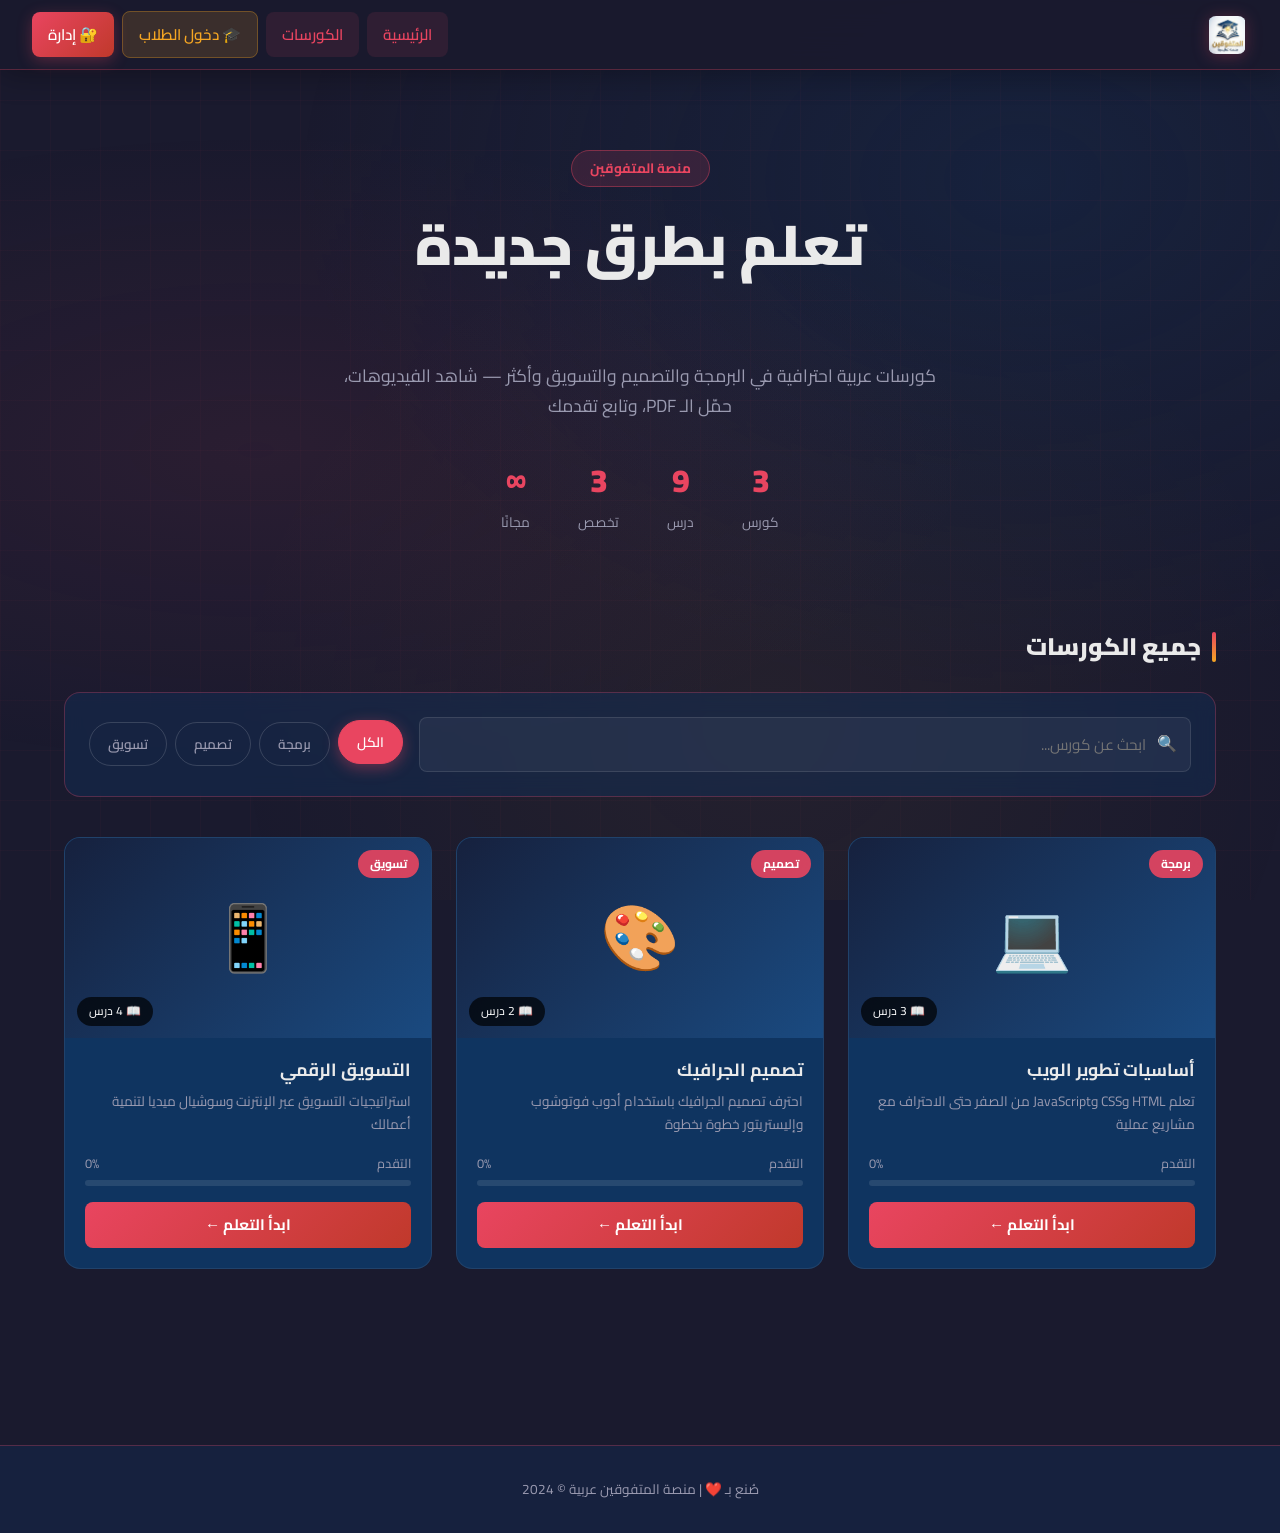
<file: index.html>
<!DOCTYPE html>
<html lang="ar" dir="rtl">
<head>
  <meta charset="UTF-8">
  <meta name="viewport" content="width=device-width, initial-scale=1.0">
  <title>منصة المتفوقين | تعلم بذكاء</title>
  <meta name="description" content="منصة تعليمية عربية متكاملة - كورسات، فيديوهات، وملفات PDF">
  <link rel="stylesheet" href="css/style.css">
</head>
<body>

      <!-- شريط التنقل -->
  <nav class="navbar">
    <a href="index.html" class="navbar-brand">
      <div class="navbar-logo"><img src="[data-uri]" alt="المتفوقين" style="width:38px;height:38px;object-fit:contain;border-radius:8px;"></div>
      <span class="navbar-title">منصة المتفوقين</span>
    </a>
    <button class="navbar-toggler" aria-label="قائمة">
      <span></span><span></span><span></span>
    </button>
    <ul class="navbar-nav">
      <li><a href="index.html" class="nav-link active">الرئيسية</a></li>
      <li><a href="index.html#courses" class="nav-link">الكورسات</a></li>
      <li id="studentNavArea"></li>
      <li><a href="login.html" class="nav-link btn-admin">🔐 إدارة</a></li>
    </ul>
  </nav>

  <!-- قسم البطل -->
  <section class="hero">
    <div class="container">
      <div class="hero-badge">منصة المتفوقين</div>
      <h1>تعلم بطرق جديدة<br><span>وحسن مستقبلك</span></h1>
      <p>كورسات عربية احترافية في البرمجة والتصميم والتسويق وأكثر — شاهد الفيديوهات، حمّل الـ PDF، وتابع تقدمك</p>

      <!-- إحصائيات -->
      <div class="stats-bar">
        <div class="stat-item">
          <span class="stat-num" id="statCourses">0</span>
          <span class="stat-label">كورس</span>
        </div>
        <div class="stat-item">
          <span class="stat-num" id="statLessons">0</span>
          <span class="stat-label">درس</span>
        </div>
        <div class="stat-item">
          <span class="stat-num" id="statCategories">0</span>
          <span class="stat-label">تخصص</span>
        </div>
        <div class="stat-item">
          <span class="stat-num">∞</span>
          <span class="stat-label">مجانًا</span>
        </div>
      </div>
    </div>
  </section>

  <!-- قسم الكورسات -->
  <section id="courses" style="padding-bottom: 4rem; position:relative; z-index:1;">
    <div class="container">

      <!-- عنوان القسم -->
      <div class="section-header">
        <h2 class="section-title">جميع الكورسات</h2>
      </div>

      <!-- شريط البحث والفلترة -->
      <div class="search-filter-bar">
        <div class="search-input-wrapper">
          <span class="search-icon">🔍</span>
          <input type="text" id="searchInput" class="search-input" placeholder="ابحث عن كورس...">
        </div>
        <div class="filter-buttons" id="filterButtons">
          <button class="filter-btn active" data-category="all">الكل</button>
        </div>
      </div>

      <!-- شبكة الكورسات -->
      <div class="courses-grid" id="coursesGrid">
        <div class="loading-spinner" style="grid-column:1/-1">
          <div class="spinner"></div>
        </div>
      </div>

    </div>
  </section>

  <!-- التذييل -->
  <footer class="footer">
    <p>صُنع بـ ❤️ | منصة المتفوقين عربية &copy; 2024</p>
  </footer>

  <!-- حاوية الإشعارات -->
  <div id="notifications" class="notifications-container"></div>

  <script src="js/app.js"></script>
</body>
</html>
</file>
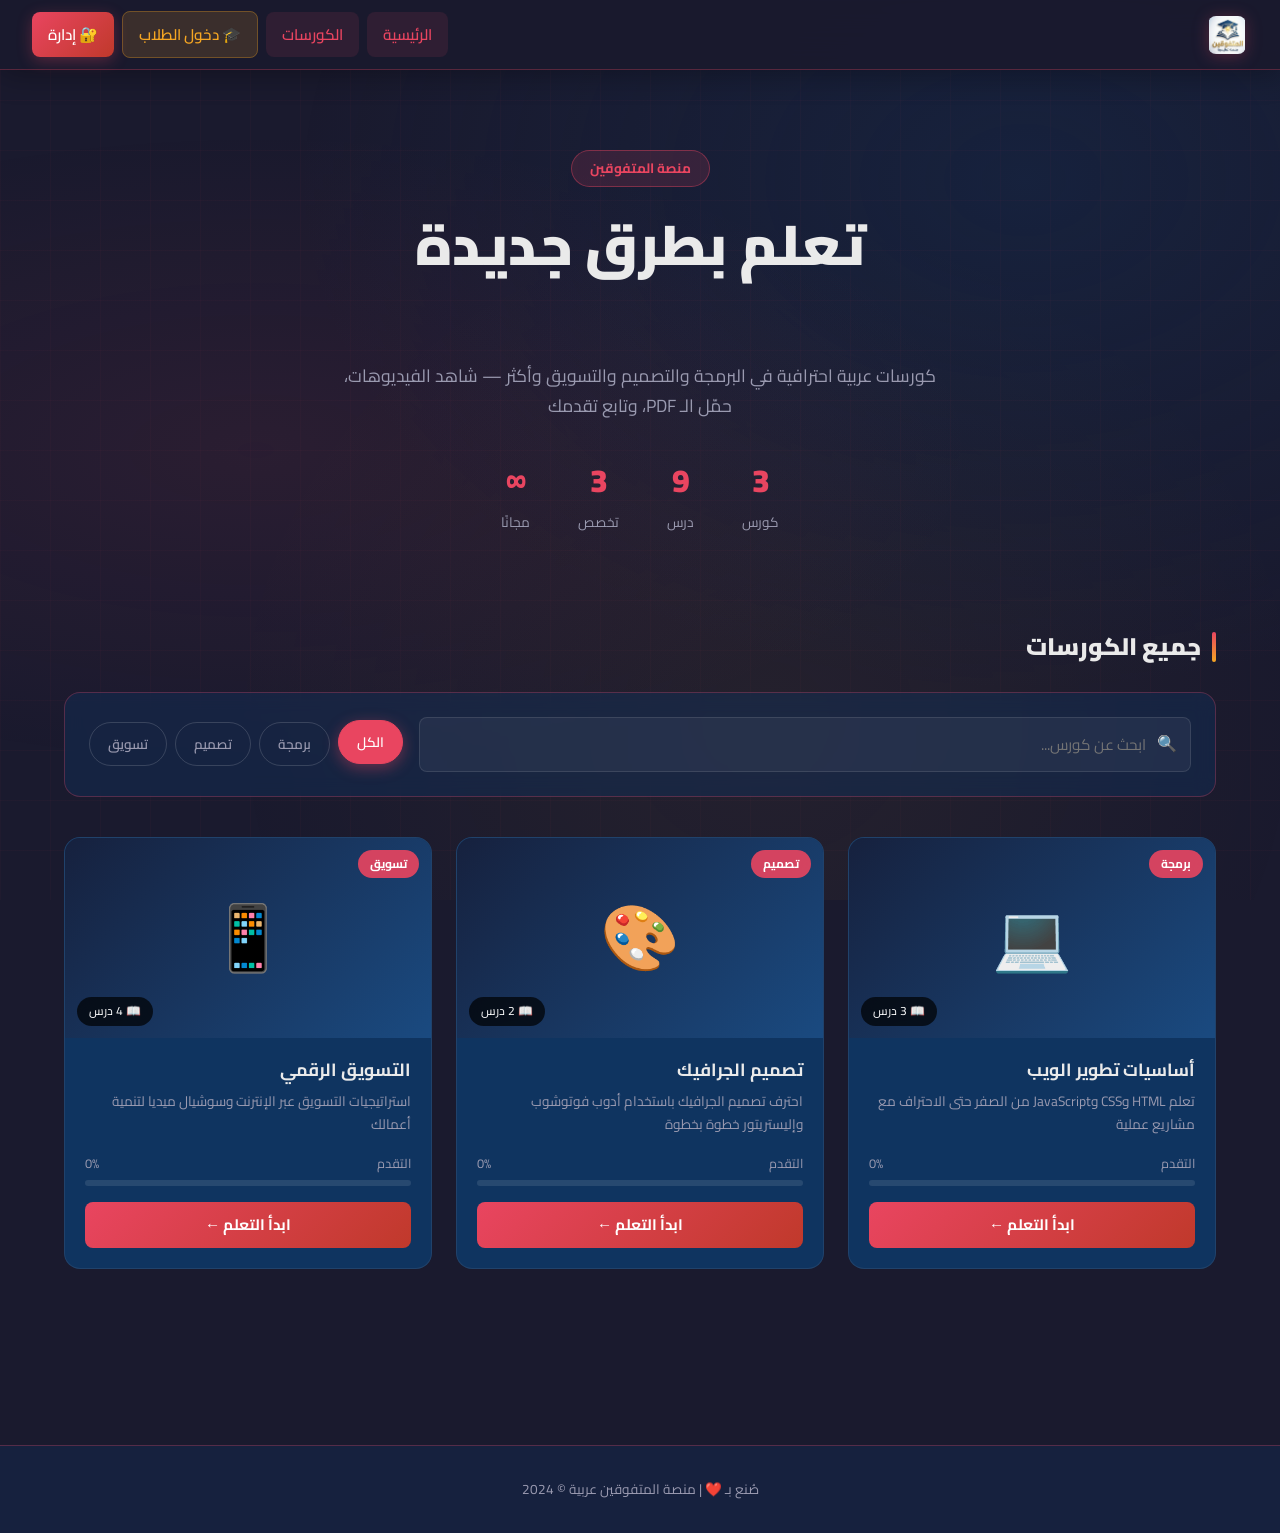
<file: course.html>
<!DOCTYPE html>
<html lang="ar" dir="rtl">
<head>
  <meta charset="UTF-8">
  <meta name="viewport" content="width=device-width, initial-scale=1.0">
  <title>الكورس | منصة المتفوقين</title>
  <link rel="stylesheet" href="css/style.css">
</head>
<body>

      <!-- شريط التنقل -->
  <nav class="navbar">
    <a href="index.html" class="navbar-brand">
      <div class="navbar-logo"><img src="[data-uri]" alt="المتفوقين" style="width:38px;height:38px;object-fit:contain;border-radius:8px;"></div>
      <span class="navbar-title">منصة المتفوقين</span>
    </a>
    <button class="navbar-toggler" aria-label="قائمة">
      <span></span><span></span><span></span>
    </button>
    <ul class="navbar-nav">
      <li><a href="index.html" class="nav-link ">الرئيسية</a></li>
      <li><a href="index.html#courses" class="nav-link">الكورسات</a></li>
      <li id="studentNavArea"></li>
      <li><a href="login.html" class="nav-link btn-admin">🔐 إدارة</a></li>
    </ul>
  </nav>

  <!-- قسم الكورس البطل -->
  <section class="course-hero">
    <div class="container">
      <div class="course-hero-inner">

        <!-- معلومات الكورس -->
        <div class="course-hero-content">
          <div>
            <span class="course-hero-badge" id="courseCategoryBadge">تحميل...</span>
          </div>
          <h1 class="course-hero-title" id="courseTitle">جاري التحميل...</h1>
          <p class="course-hero-desc" id="courseDesc"></p>
          <div class="course-meta">
            <div class="course-meta-item">
              <span class="icon">📖</span>
              <span id="courseLessonsCount">0 درس</span>
            </div>
            <div class="course-meta-item">
              <span class="icon">📅</span>
              <span id="courseCreatedAt"></span>
            </div>
          </div>
        </div>

        <!-- الشريط الجانبي -->
        <div class="course-sidebar">
          <!-- صورة / إيموجي الكورس -->
          <div id="courseThumbnailHero" style="
            height:180px;
            background:var(--secondary);
            border-radius:12px;
            overflow:hidden;
            margin-bottom:1.25rem;
            display:flex;align-items:center;justify-content:center;
          "></div>

          <!-- دائرة التقدم -->
          <div class="course-progress-circle">
            <div class="circle-progress">
              <svg viewBox="0 0 120 120" width="120" height="120">
                <defs>
                  <linearGradient id="grad" x1="0%" y1="0%" x2="100%" y2="0%">
                    <stop offset="0%" style="stop-color:#e94560"/>
                    <stop offset="100%" style="stop-color:#f5a623"/>
                  </linearGradient>
                </defs>
                <circle class="bg" cx="60" cy="60" r="50"/>
                <circle class="fill" id="progressCircle" cx="60" cy="60" r="50"
                  stroke-dasharray="314.16" stroke-dashoffset="314.16"/>
              </svg>
              <div class="circle-text">
                <div class="num" id="progressPercent">0%</div>
                <div class="label">مكتمل</div>
              </div>
            </div>
            <p style="font-size:0.85rem;color:var(--text-muted);margin-top:0.5rem">تقدمك في الكورس</p>
          </div>
        </div>
      </div>
    </div>
  </section>

  <!-- قائمة الدروس -->
  <section style="padding-bottom:4rem;position:relative;z-index:1">
    <div class="container">
      <div class="section-header">
        <h2 class="section-title">محتوى الكورس</h2>
        <a href="index.html" style="color:var(--text-muted);text-decoration:none;font-size:0.9rem">← العودة للكورسات</a>
      </div>

      <div class="lessons-list" id="lessonsList">
        <div class="loading-spinner">
          <div class="spinner"></div>
        </div>
      </div>
    </div>
  </section>

  <!-- التذييل -->
  <footer class="footer">
    <p>صُنع بـ ❤️ | منصة المتفوقين عربية &copy; 2024</p>
  </footer>

  <!-- حاوية الإشعارات -->
  <div id="notifications" class="notifications-container"></div>

  <script src="js/app.js"></script>
</body>
</html>
</file>
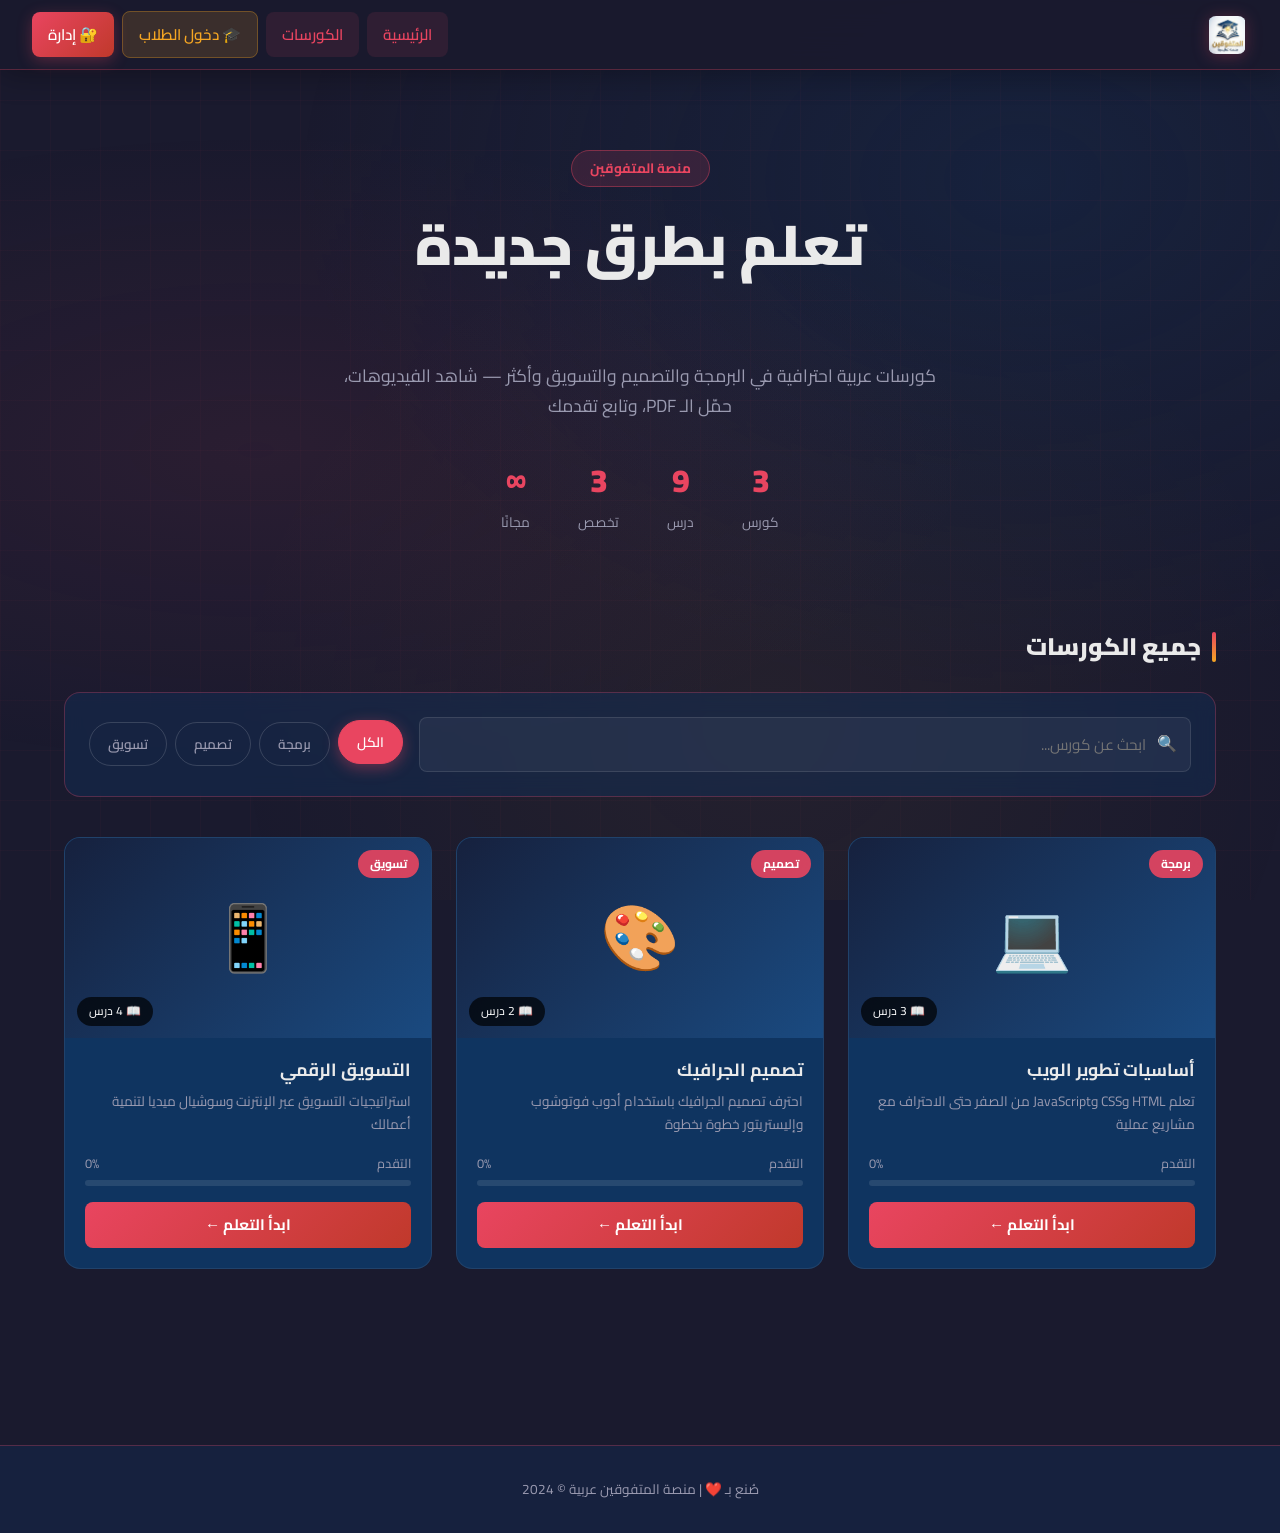
<file: lesson.html>
<!DOCTYPE html>
<html lang="ar" dir="rtl">
<head>
  <meta charset="UTF-8">
  <meta name="viewport" content="width=device-width, initial-scale=1.0">
  <title>الدرس | منصة المتفوقين</title>
  <link rel="stylesheet" href="css/style.css">
</head>
<body>

      <!-- شريط التنقل -->
  <nav class="navbar">
    <a href="index.html" class="navbar-brand">
      <div class="navbar-logo"><img src="[data-uri]" alt="المتفوقين" style="width:38px;height:38px;object-fit:contain;border-radius:8px;"></div>
      <span class="navbar-title">منصة المتفوقين</span>
    </a>
    <button class="navbar-toggler" aria-label="قائمة">
      <span></span><span></span><span></span>
    </button>
    <ul class="navbar-nav">
      <li><a href="index.html" class="nav-link ">الرئيسية</a></li>
      <li><a href="index.html#courses" class="nav-link">الكورسات</a></li>
      <li id="studentNavArea"></li>
      <li><a href="login.html" class="nav-link btn-admin">🔐 إدارة</a></li>
    </ul>
  </nav>

  <!-- محتوى الدرس -->
  <div class="lesson-page">
    <div class="container">

      <!-- مسار التنقل -->
      <div class="lesson-breadcrumb" id="breadcrumb">
        <a href="index.html">الرئيسية</a> ← <span>جاري التحميل...</span>
      </div>

      <!-- شبكة الدرس -->
      <div class="lesson-content-grid">

        <!-- المحتوى الرئيسي -->
        <div class="lesson-main">

          <!-- مشغل الفيديو -->
          <div class="video-wrapper" id="videoContainer">
            <div class="no-video">
              <div class="icon">🎬</div>
              <p>جاري تحميل الفيديو...</p>
            </div>
          </div>

          <!-- عنوان الدرس -->
          <h1 class="lesson-title-main" id="lessonTitle">جاري التحميل...</h1>

          <!-- زر الإتمام -->
          <button class="complete-btn" id="completeBtn">
            ⬜ وضع علامة كمكتمل
          </button>

          <!-- قسم الـ PDF -->
          <div id="pdfSection" style="display:none">
            <div class="pdf-section">
              <div class="pdf-title">📄 ملف الدرس</div>
              <div class="pdf-viewer">
                <iframe id="pdfViewer" src=""></iframe>
              </div>
              <a class="pdf-download-btn" id="pdfDownload" href="#" download>
                ⬇️ تحميل الملف
              </a>
            </div>
          </div>

          <!-- قسم الامتحان -->
          <div id="quizSection" style="display:none;margin-top:1.5rem">
            <div style="background:var(--card-bg);border:1px solid var(--border);border-radius:var(--radius);padding:1.5rem">
              <div style="display:flex;align-items:center;gap:.5rem;margin-bottom:1.25rem">
                <span style="font-size:1.3rem">📝</span>
                <h3 style="font-size:1.1rem;font-weight:700">امتحان الدرس</h3>
              </div>
              <div id="quizContainer"></div>
            </div>
          </div>

        </div>

        <!-- الشريط الجانبي -->
        <div class="lesson-sidebar">

          <!-- التنقل بين الدروس -->
          <div class="sidebar-card">
            <div class="sidebar-title">🧭 التنقل</div>
            <div style="display:flex;gap:0.5rem">
              <a id="prevLesson" href="#" class="btn-secondary" style="flex:1;text-align:center;text-decoration:none;display:block">
                ← السابق
              </a>
              <a id="nextLesson" href="#" class="btn-secondary" style="flex:1;text-align:center;text-decoration:none;display:block">
                التالي →
              </a>
            </div>
          </div>

          <!-- قائمة دروس الكورس -->
          <div class="sidebar-card">
            <div class="sidebar-title">📋 دروس الكورس</div>
            <div class="lessons-list" id="sideLessonsList" style="max-height:400px;overflow-y:auto">
              <div class="loading-spinner">
                <div class="spinner"></div>
              </div>
            </div>
          </div>

        </div>
      </div>
    </div>
  </div>

  <!-- التذييل -->
  <footer class="footer">
    <p>صُنع بـ ❤️ | منصة المتفوقين عربية &copy; 2024</p>
  </footer>

  <!-- حاوية الإشعارات -->
  <div id="notifications" class="notifications-container"></div>

  <script src="js/app.js"></script>
</body>
</html>
</file>
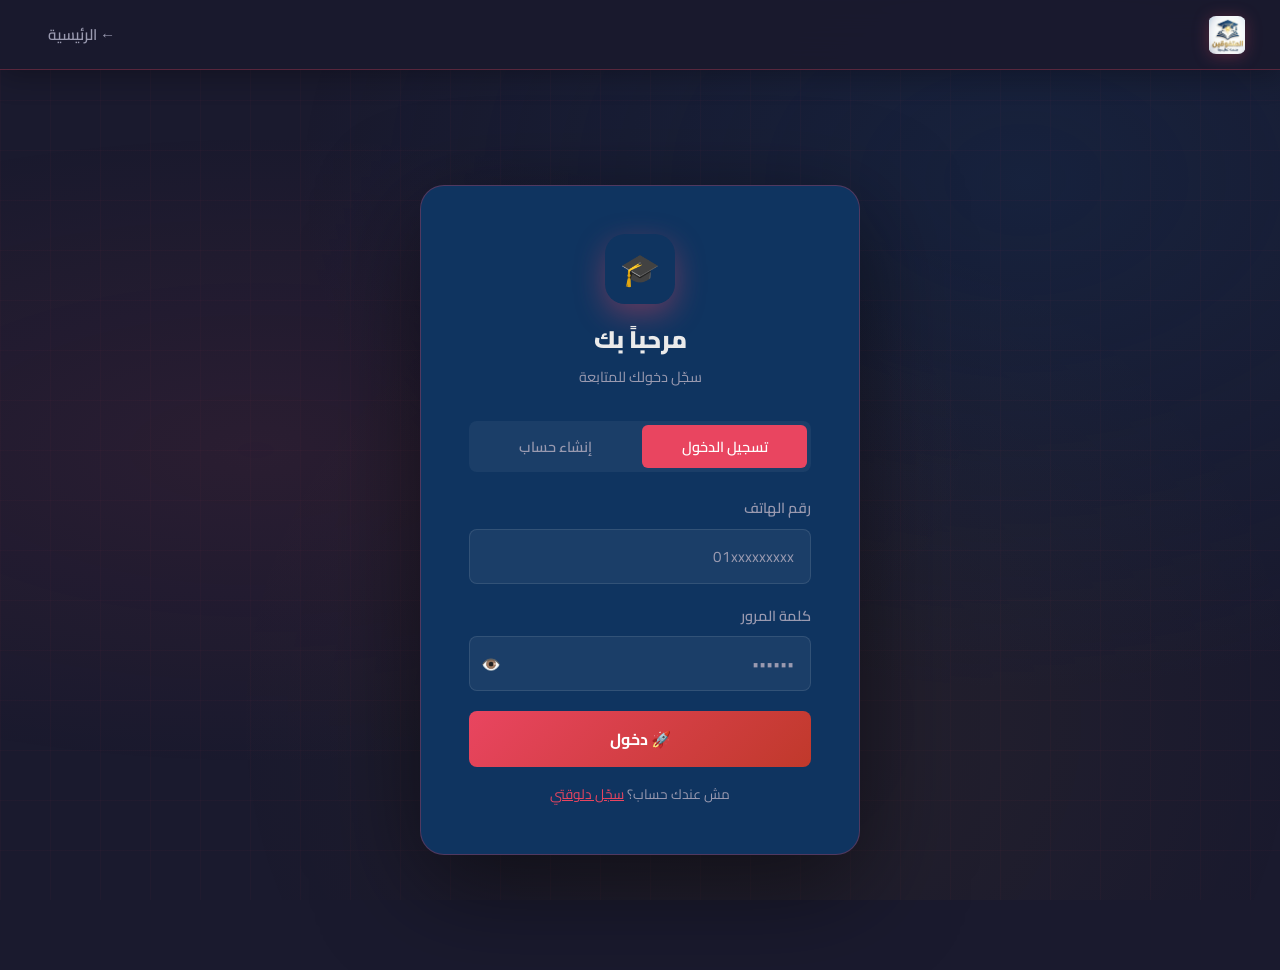
<file: student-login.html>
<!DOCTYPE html>
<html lang="ar" dir="rtl">
<head>
  <meta charset="UTF-8">
  <meta name="viewport" content="width=device-width, initial-scale=1.0">
  <title>تسجيل دخول الطلاب | منصة المتفوقين</title>
  <link rel="stylesheet" href="css/style.css">
</head>
<body>
  <nav class="navbar">
    <a href="index.html" class="navbar-brand">
      <div class="navbar-logo"><img src="[data-uri]" alt="المتفوقين" style="width:38px;height:38px;object-fit:contain;border-radius:8px;"></div>
      <span class="navbar-title">منصة المتفوقين</span>
    </a>
    <ul class="navbar-nav">
      <li><a href="index.html" class="nav-link">← الرئيسية</a></li>
    </ul>
  </nav>

  <div class="login-page">
    <div class="login-card">
      <div class="login-logo">
        <div class="logo-icon">🎓</div>
        <div class="login-title">مرحباً بك</div>
        <div class="login-subtitle">سجّل دخولك للمتابعة</div>
      </div>

      <!-- تبويبات -->
      <div class="tabs" style="margin-bottom:1.5rem">
        <button class="tab-btn active" id="tabLogin" onclick="switchTab('login')">تسجيل الدخول</button>
        <button class="tab-btn" id="tabReg" onclick="switchTab('register')">إنشاء حساب</button>
      </div>

      <!-- فورم الدخول -->
      <form id="studentLoginForm" style="display:block">
        <div class="form-group">
          <label class="form-label">رقم الهاتف</label>
          <input type="tel" id="st-phone" class="form-control" placeholder="01xxxxxxxxx" required>
        </div>
        <div class="form-group">
          <label class="form-label">كلمة المرور</label>
          <div style="position:relative">
            <input type="password" id="st-password" class="form-control" placeholder="••••••" required>
            <button type="button" onclick="togglePass('st-password',this)" style="position:absolute;left:12px;top:50%;transform:translateY(-50%);background:none;border:none;color:var(--text-muted);cursor:pointer;font-size:1rem">👁️</button>
          </div>
        </div>
        <button type="submit" class="btn-primary">🚀 دخول</button>
        <p style="text-align:center;margin-top:1rem;font-size:.85rem;color:var(--text-muted)">
          مش عندك حساب؟ <a href="#" onclick="switchTab('register')" style="color:var(--accent)">سجّل دلوقتي</a>
        </p>
      </form>

      <!-- فورم التسجيل -->
      <form id="studentRegisterForm" style="display:none">
        <div class="form-group">
          <label class="form-label">الاسم الكامل</label>
          <input type="text" id="st-name" class="form-control" placeholder="اسمك هنا..." required>
        </div>
        <div class="form-group">
          <label class="form-label">رقم الهاتف</label>
          <input type="tel" id="st-phone-reg" class="form-control" placeholder="01xxxxxxxxx" required>
        </div>
        <div class="form-group">
          <label class="form-label">كلمة المرور</label>
          <input type="password" id="st-password-reg" class="form-control" placeholder="6 أحرف على الأقل" required>
        </div>
        <div class="form-group">
          <label class="form-label">تأكيد كلمة المرور</label>
          <input type="password" id="st-confirm" class="form-control" placeholder="أعد كتابة كلمة المرور" required>
        </div>
        <button type="submit" class="btn-primary">✅ إنشاء الحساب</button>
        <p style="text-align:center;margin-top:1rem;font-size:.85rem;color:var(--text-muted)">
          عندك حساب؟ <a href="#" onclick="switchTab('login')" style="color:var(--accent)">سجّل دخولك</a>
        </p>
      </form>

    </div>
  </div>

  <div id="notifications" class="notifications-container"></div>
  <script src="js/app.js"></script>
  <script>
    function switchTab(tab) {
      document.getElementById('tabLogin').classList.toggle('active', tab==='login');
      document.getElementById('tabReg').classList.toggle('active', tab==='register');
      document.getElementById('studentLoginForm').style.display  = tab==='login'    ? 'block' : 'none';
      document.getElementById('studentRegisterForm').style.display = tab==='register' ? 'block' : 'none';
    }

    function togglePass(id, btn) {
      const inp = document.getElementById(id);
      inp.type = inp.type==='password' ? 'text' : 'password';
      btn.textContent = inp.type==='password' ? '👁️' : '🙈';
    }

    // فورم الدخول
    document.getElementById('studentLoginForm').addEventListener('submit', e => {
      e.preventDefault();
      const phone    = document.getElementById('st-phone').value.trim();
      const password = document.getElementById('st-password').value;
      const result   = DB.studentLogin(phone, password);
      if (result.ok) {
        Notify.success('أهلاً ' + result.student.name + '! 🎉');
        setTimeout(() => window.location.href = 'index.html', 800);
      } else {
        Notify.error(result.msg);
      }
    });

    // فورم التسجيل
    document.getElementById('studentRegisterForm').addEventListener('submit', e => {
      e.preventDefault();
      const name     = document.getElementById('st-name').value.trim();
      const phone    = document.getElementById('st-phone-reg').value.trim();
      const password = document.getElementById('st-password-reg').value;
      const confirm  = document.getElementById('st-confirm').value;
      if (name.length < 3)                    { Notify.error('الاسم لازم 3 حروف على الأقل'); return; }
      if (!/^01[0125]\d{8}$/.test(phone))   { Notify.error('رقم الهاتف غير صحيح'); return; }
      if (password.length < 6)                { Notify.error('كلمة المرور لازم 6 أحرف على الأقل'); return; }
      if (password !== confirm)               { Notify.error('كلمة المرور مش متطابقة'); return; }
      const result = DB.registerStudent({ name, phone, password });
      if (result.ok) {
        DB.set(DB.KEYS.STUDENT_SESSION, result.student.id);
        Notify.success('تم التسجيل! أهلاً ' + name + ' 🎉');
        setTimeout(() => window.location.href = 'index.html', 800);
      } else {
        Notify.error(result.msg);
      }
    });

    // لو مسجل دخول خليه يروح الرئيسية
    if (DB.isStudentLoggedIn()) window.location.href = 'index.html';
  </script>
</body>
</html>
</file>
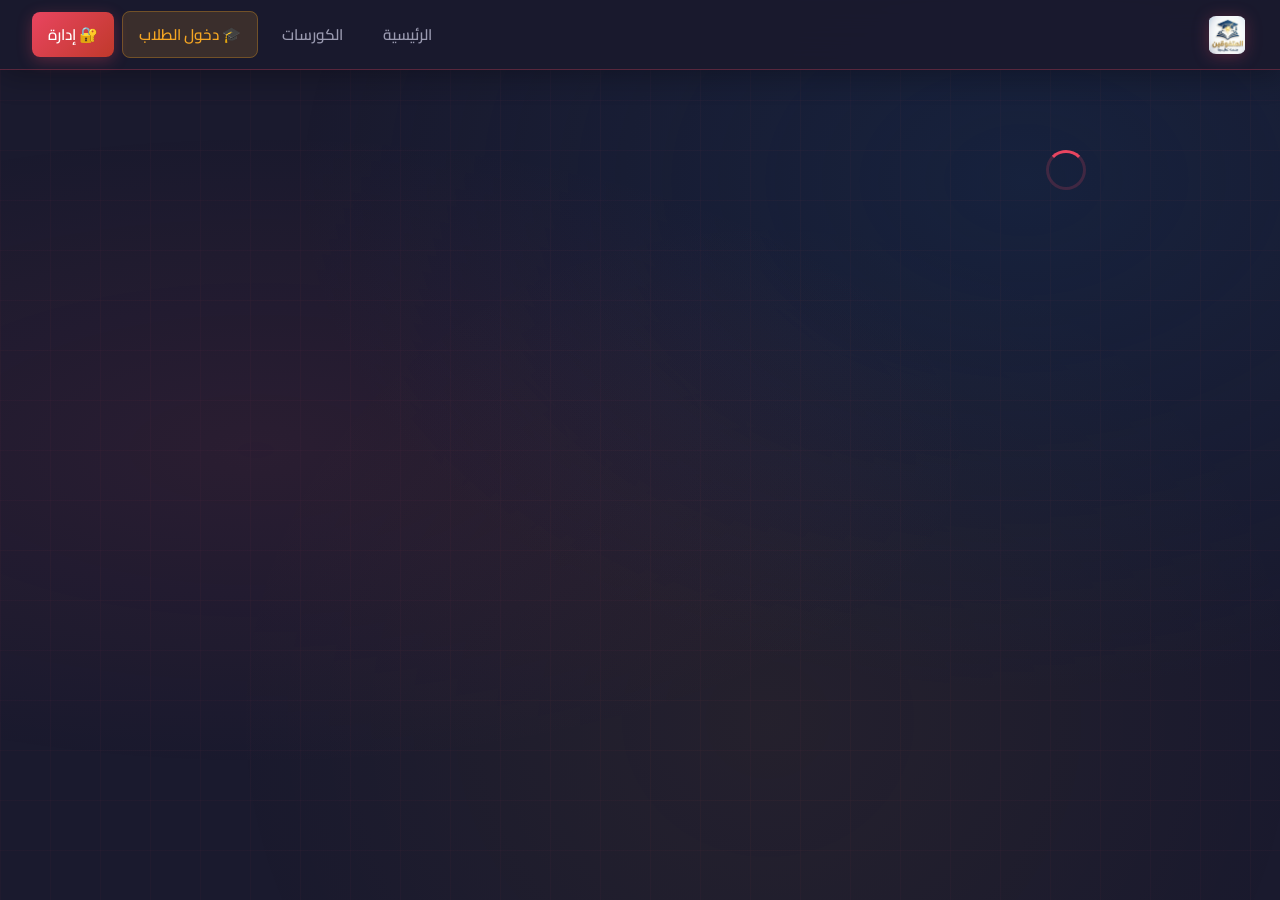
<file: student-profile.html>
<!DOCTYPE html>
<html lang="ar" dir="rtl">
<head>
  <meta charset="UTF-8">
  <meta name="viewport" content="width=device-width, initial-scale=1.0">
  <title>حسابي | منصة المتفوقين</title>
  <link rel="stylesheet" href="css/style.css">
  <style>
    .profile-grid{display:grid;grid-template-columns:300px 1fr;gap:2rem;padding:2rem 0;position:relative;z-index:1}
    .profile-card{background:var(--card-bg);border:1px solid var(--border);border-radius:var(--radius);padding:2rem;text-align:center;position:sticky;top:90px}
    .avatar{width:90px;height:90px;border-radius:50%;background:linear-gradient(135deg,var(--accent),var(--gold));display:flex;align-items:center;justify-content:center;font-size:2.2rem;font-weight:900;color:white;margin:0 auto 1rem}
    .student-name{font-size:1.2rem;font-weight:900;margin-bottom:.3rem}
    .student-phone{font-size:.85rem;color:var(--text-muted);margin-bottom:1.25rem}
    .profile-stat{background:rgba(255,255,255,.04);border-radius:10px;padding:.75rem;margin-bottom:.5rem;display:flex;justify-content:space-between;align-items:center}
    .profile-stat .lbl{font-size:.82rem;color:var(--text-muted)}
    .profile-stat .val{font-weight:700;color:var(--accent)}
    .course-progress-card{background:var(--card-bg);border:1px solid rgba(255,255,255,.07);border-radius:var(--radius);padding:1.25rem;margin-bottom:1rem;transition:.2s}
    .course-progress-card:hover{border-color:var(--border);transform:translateY(-3px)}
    .cp-header{display:flex;align-items:center;gap:.75rem;margin-bottom:.75rem}
    .cp-emoji{font-size:1.5rem}
    .cp-title{font-weight:700;font-size:.95rem}
    .cp-cat{font-size:.75rem;color:var(--text-muted)}
    @media(max-width:768px){.profile-grid{grid-template-columns:1fr}.profile-card{position:static}}
  </style>
</head>
<body>
  <nav class="navbar">
    <a href="index.html" class="navbar-brand">
      <div class="navbar-logo"><img src="[data-uri]" alt="المتفوقين" style="width:38px;height:38px;object-fit:contain;border-radius:8px;"></div>
      <span class="navbar-title">منصة المتفوقين</span>
    </a>
    <button class="navbar-toggler"><span></span><span></span><span></span></button>
    <ul class="navbar-nav">
      <li><a href="index.html" class="nav-link">الرئيسية</a></li>
      <li><a href="index.html#courses" class="nav-link">الكورسات</a></li>
      <li id="studentNavArea"></li>
      <li><a href="login.html" class="nav-link btn-admin">🔐 إدارة</a></li>
    </ul>
  </nav>

  <div class="container">
    <div class="profile-grid" id="profileGrid">
      <div class="loading-spinner"><div class="spinner"></div></div>
    </div>
  </div>

  <div id="notifications" class="notifications-container"></div>
  <script src="js/app.js"></script>
  <script>
    document.addEventListener('DOMContentLoaded', () => {
      const student = DB.getStudentSession();
      if (!student) { window.location.href = 'student-login.html'; return; }

      const courses  = DB.getCourses();
      const progress = DB.getProgress();
      const quizRes  = DB.getQuizResults();

      // حساب الإحصائيات
      let totalLessons = 0, completedLessons = 0;
      courses.forEach(c => {
        (c.lessons||[]).forEach(l => {
          totalLessons++;
          if (progress[c.id + '_' + l.id]) completedLessons++;
        });
      });

      const myQuizzes = quizRes.filter(r => r.studentId === student.id || true); // كل النتائج للشاشة
      const avgScore  = myQuizzes.length ? Math.round(myQuizzes.reduce((s,r)=>s+r.score,0)/myQuizzes.length) : 0;
      const initials  = student.name.split(' ').map(w=>w[0]).join('').substring(0,2).toUpperCase();

      document.getElementById('profileGrid').innerHTML = `
        <!-- بطاقة البروفايل -->
        <div>
          <div class="profile-card">
            <div class="avatar">${initials}</div>
            <div class="student-name">${student.name}</div>
            <div class="student-phone">📱 ${student.phone}</div>
            <div class="profile-stat"><span class="lbl">انضم في</span><span class="val">${new Date(student.joinedAt).toLocaleDateString('ar-EG')}</span></div>
            <div class="profile-stat"><span class="lbl">الدروس المكتملة</span><span class="val">${completedLessons} / ${totalLessons}</span></div>
            <div class="profile-stat"><span class="lbl">متوسط الامتحانات</span><span class="val">${avgScore}%</span></div>
            <button onclick="DB.studentLogout();window.location.href='index.html'" class="btn-danger" style="width:100%;margin-top:1rem;padding:10px">🚪 تسجيل الخروج</button>
          </div>
        </div>

        <!-- التقدم في الكورسات -->
        <div>
          <div class="section-header" style="margin-bottom:1.25rem">
            <h2 class="section-title">تقدمي في الكورسات</h2>
          </div>
          ${courses.length === 0 ? '<div class="empty-state"><div class="icon">📚</div><h3>لا توجد كورسات بعد</h3></div>' :
            courses.map(c => {
              const total = (c.lessons||[]).length;
              const done  = (c.lessons||[]).filter(l => progress[c.id+'_'+l.id]).length;
              const pct   = total ? Math.round(done/total*100) : 0;
</file>
<file: css/style.css>
/* ===================================
   منصة تعليمية - الأنماط الرئيسية
   =================================== */

@import url('https://fonts.googleapis.com/css2?family=Cairo:wght@300;400;600;700;900&family=Tajawal:wght@300;400;500;700;900&display=swap');

/* ===== متغيرات الألوان ===== */
:root {
  --primary: #1a1a2e;
  --secondary: #16213e;
  --accent: #e94560;
  --accent2: #f5a623;
  --gold: #f5a623;
  --text: #eaeaea;
  --text-muted: #9a9ab0;
  --card-bg: #0f3460;
  --card-hover: #1a4a80;
  --success: #2ecc71;
  --error: #e74c3c;
  --warning: #f39c12;
  --border: rgba(233, 69, 96, 0.3);
  --shadow: 0 8px 32px rgba(0,0,0,0.4);
  --radius: 16px;
  --radius-sm: 8px;
  --transition: all 0.3s cubic-bezier(0.4, 0, 0.2, 1);
}

/* ===== إعادة الضبط ===== */
*, *::before, *::after {
  margin: 0;
  padding: 0;
  box-sizing: border-box;
}

html {
  direction: rtl;
  scroll-behavior: smooth;
}

body {
  font-family: 'Cairo', 'Tajawal', sans-serif;
  background: var(--primary);
  color: var(--text);
  min-height: 100vh;
  overflow-x: hidden;
  line-height: 1.7;
}

/* ===== خلفية متحركة ===== */
body::before {
  content: '';
  position: fixed;
  top: 0; left: 0;
  width: 100%; height: 100%;
  background: 
    radial-gradient(ellipse at 20% 50%, rgba(233,69,96,0.08) 0%, transparent 50%),
    radial-gradient(ellipse at 80% 20%, rgba(15,52,96,0.3) 0%, transparent 50%),
    radial-gradient(ellipse at 60% 80%, rgba(245,166,35,0.05) 0%, transparent 50%);
  pointer-events: none;
  z-index: 0;
}

/* ===== شبكة زخرفية ===== */
body::after {
  content: '';
  position: fixed;
  top: 0; left: 0;
  width: 100%; height: 100%;
  background-image: 
    linear-gradient(rgba(233,69,96,0.03) 1px, transparent 1px),
    linear-gradient(90deg, rgba(233,69,96,0.03) 1px, transparent 1px);
  background-size: 50px 50px;
  pointer-events: none;
  z-index: 0;
}

/* ===== شريط التنقل ===== */
.navbar {
  position: sticky;
  top: 0;
  z-index: 1000;
  background: rgba(26, 26, 46, 0.95);
  backdrop-filter: blur(20px);
  -webkit-backdrop-filter: blur(20px);
  border-bottom: 1px solid var(--border);
  padding: 0 2rem;
  height: 70px;
  display: flex;
  align-items: center;
  justify-content: space-between;
  box-shadow: 0 4px 30px rgba(0,0,0,0.3);
}

.navbar-brand {
  display: flex;
  align-items: center;
  gap: 12px;
  text-decoration: none;
}

.navbar-logo {
  width: 42px;
  height: 42px;
  
  border-radius: 10px;
  display: flex;
  align-items: center;
  justify-content: center;
  font-size: 1.3rem;
  font-weight: 900;
  color: white;
  box-shadow: 0 4px 15px rgba(233,69,96,0.4);
}

.navbar-title {
  font-size: 1.3rem;
  font-weight: 900;
  
  -webkit-background-clip: text;
  -webkit-text-fill-color: transparent;
  background-clip: text;
}

.navbar-nav {
  display: flex;
  align-items: center;
  gap: 0.5rem;
  list-style: none;
}

.nav-link {
  padding: 8px 16px;
  border-radius: var(--radius-sm);
  text-decoration: none;
  color: var(--text-muted);
  font-weight: 600;
  font-size: 0.95rem;
  transition: var(--transition);
  position: relative;
}

.nav-link:hover, .nav-link.active {
  color: var(--accent);
  background: rgba(233,69,96,0.1);
}

.nav-link.btn-admin {
  background: linear-gradient(135deg, var(--accent), #c0392b);
  color: white !important;
  box-shadow: 0 4px 15px rgba(233,69,96,0.3);
}

.nav-link.btn-admin:hover {
  transform: translateY(-2px);
  box-shadow: 0 6px 20px rgba(233,69,96,0.5);
}

/* ===== زر الهامبرغر ===== */
.navbar-toggler {
  display: none;
  flex-direction: column;
  gap: 5px;
  cursor: pointer;
  padding: 5px;
  background: none;
  border: none;
}

.navbar-toggler span {
  display: block;
  width: 25px;
  height: 2px;
  background: var(--accent);
  border-radius: 2px;
  transition: var(--transition);
}

/* ===== الحاوية الرئيسية ===== */
.container {
  max-width: 1200px;
  margin: 0 auto;
  padding: 0 1.5rem;
  position: relative;
  z-index: 1;
}

/* ===== بطل الصفحة ===== */
.hero {
  padding: 80px 0 60px;
  text-align: center;
  position: relative;
  z-index: 1;
}

.hero-badge {
  display: inline-block;
  background: rgba(233,69,96,0.15);
  border: 1px solid rgba(233,69,96,0.4);
  color: var(--accent);
  padding: 6px 18px;
  border-radius: 50px;
  font-size: 0.85rem;
  font-weight: 700;
  margin-bottom: 1.5rem;
  animation: pulse 2s infinite;
}

@keyframes pulse {
  0%, 100% { box-shadow: 0 0 0 0 rgba(233,69,96,0.4); }
  50% { box-shadow: 0 0 0 10px rgba(233,69,96,0); }
}

.hero h1 {
  font-size: clamp(2.2rem, 5vw, 3.5rem);
  font-weight: 900;
  line-height: 1.2;
  margin-bottom: 1rem;
}

.hero h1 span {
  
  -webkit-background-clip: text;
  -webkit-text-fill-color: transparent;
  background-clip: text;
}

.hero p {
  font-size: 1.1rem;
  color: var(--text-muted);
  max-width: 600px;
  margin: 0 auto 2rem;
}

/* ===== إحصائيات ===== */
.stats-bar {
  display: flex;
  justify-content: center;
  gap: 3rem;
  margin: 2rem 0;
  flex-wrap: wrap;
}

.stat-item {
  text-align: center;
}

.stat-num {
  font-size: 2rem;
  font-weight: 900;
  color: var(--accent);
  display: block;
}

.stat-label {
  font-size: 0.85rem;
  color: var(--text-muted);
}

/* ===== شريط البحث والفلترة ===== */
.search-filter-bar {
  background: rgba(15, 52, 96, 0.4);
  border: 1px solid var(--border);
  border-radius: var(--radius);
  padding: 1.5rem;
  margin-bottom: 2.5rem;
  display: flex;
  gap: 1rem;
  align-items: center;
  flex-wrap: wrap;
  backdrop-filter: blur(10px);
}

.search-input-wrapper {
  flex: 1;
  min-width: 250px;
  position: relative;
}

.search-input-wrapper .search-icon {
  position: absolute;
  right: 14px;
  top: 50%;
  transform: translateY(-50%);
  color: var(--text-muted);
  font-size: 1rem;
}

.search-input {
  width: 100%;
  padding: 12px 44px 12px 16px;
  background: rgba(255,255,255,0.05);
  border: 1px solid rgba(255,255,255,0.1);
  border-radius: var(--radius-sm);
  color: var(--text);
  font-family: 'Cairo', sans-serif;
  font-size: 0.95rem;
  transition: var(--transition);
  direction: rtl;
}

.search-input:focus {
  outline: none;
  border-color: var(--accent);
  background: rgba(233,69,96,0.05);
  box-shadow: 0 0 0 3px rgba(233,69,96,0.15);
}

.filter-buttons {
  display: flex;
  gap: 0.5rem;
  flex-wrap: wrap;
}

.filter-btn {
  padding: 8px 18px;
  border-radius: 50px;
  border: 1px solid rgba(255,255,255,0.15);
  background: transparent;
  color: var(--text-muted);
  font-family: 'Cairo', sans-serif;
  font-size: 0.85rem;
  font-weight: 600;
  cursor: pointer;
  transition: var(--transition);
}

.filter-btn:hover, .filter-btn.active {
  background: var(--accent);
  border-color: var(--accent);
  color: white;
  transform: translateY(-2px);
  box-shadow: 0 4px 15px rgba(233,69,96,0.4);
}

/* ===== شبكة الكروت ===== */
.courses-grid {
  display: grid;
  grid-template-columns: repeat(auto-fill, minmax(320px, 1fr));
  gap: 1.5rem;
  margin-bottom: 3rem;
}

/* ===== كرت الكورس ===== */
.course-card {
  background: var(--card-bg);
  border-radius: var(--radius);
  overflow: hidden;
  border: 1px solid rgba(255,255,255,0.07);
  transition: var(--transition);
  cursor: pointer;
  position: relative;
  animation: fadeInUp 0.5s ease forwards;
  opacity: 0;
}

@keyframes fadeInUp {
  from { opacity: 0; transform: translateY(30px); }
  to { opacity: 1; transform: translateY(0); }
}

.course-card:hover {
  transform: translateY(-8px);
  box-shadow: 0 20px 60px rgba(233,69,96,0.2);
  border-color: var(--border);
}

.course-thumbnail {
  position: relative;
  height: 200px;
  overflow: hidden;
}

.course-thumbnail img {
  width: 100%;
  height: 100%;
  object-fit: cover;
  transition: transform 0.5s ease;
}

.course-card:hover .course-thumbnail img {
  transform: scale(1.05);
}

.course-thumbnail-placeholder {
  width: 100%;
  height: 100%;
  background: linear-gradient(135deg, var(--secondary), var(--card-hover));
  display: flex;
  align-items: center;
  justify-content: center;
  font-size: 4rem;
}

.course-category-badge {
  position: absolute;
  top: 12px;
  right: 12px;
  background: rgba(233,69,96,0.9);
  color: white;
  padding: 4px 12px;
  border-radius: 50px;
  font-size: 0.75rem;
  font-weight: 700;
  backdrop-filter: blur(10px);
}

.lessons-count-badge {
  position: absolute;
  bottom: 12px;
  left: 12px;
  background: rgba(0,0,0,0.7);
  color: white;
  padding: 4px 12px;
  border-radius: 50px;
  font-size: 0.75rem;
  backdrop-filter: blur(10px);
}

.course-body {
  padding: 1.25rem;
}

.course-title {
  font-size: 1.1rem;
  font-weight: 700;
  margin-bottom: 0.5rem;
  line-height: 1.4;
  color: var(--text);
}

.course-description {
  font-size: 0.85rem;
  color: var(--text-muted);
  margin-bottom: 1rem;
  display: -webkit-box;
  -webkit-box-orient: vertical;
  overflow: hidden;
}

/* ===== شريط التقدم ===== */
.progress-wrapper {
  margin-bottom: 1rem;
}

.progress-label {
  display: flex;
  justify-content: space-between;
  font-size: 0.8rem;
  color: var(--text-muted);
  margin-bottom: 6px;
}

.progress-bar {
  height: 6px;
  background: rgba(255,255,255,0.1);
  border-radius: 50px;
  overflow: hidden;
}

.progress-fill {
  height: 100%;
  background: linear-gradient(90deg, var(--accent), var(--gold));
  border-radius: 50px;
  transition: width 0.8s cubic-bezier(0.4, 0, 0.2, 1);
}

.btn-course {
  width: 100%;
  padding: 10px;
  background: linear-gradient(135deg, var(--accent), #c0392b);
  color: white;
  border: none;
  border-radius: var(--radius-sm);
  font-family: 'Cairo', sans-serif;
  font-size: 0.95rem;
  font-weight: 700;
  cursor: pointer;
  transition: var(--transition);
  text-decoration: none;
  display: block;
  text-align: center;
}

.btn-course:hover {
  transform: translateY(-2px);
  box-shadow: 0 8px 25px rgba(233,69,96,0.5);
}

/* ===== عنوان القسم ===== */
.section-header {
  display: flex;
  align-items: center;
  justify-content: space-between;
  margin-bottom: 1.5rem;
  flex-wrap: wrap;
  gap: 1rem;
}

.section-title {
  font-size: 1.5rem;
  font-weight: 900;
  position: relative;
  padding-right: 15px;
}

.section-title::before {
  content: '';
  position: absolute;
  right: 0;
  top: 50%;
  transform: translateY(-50%);
  width: 4px;
  height: 30px;
  background: linear-gradient(180deg, var(--accent), var(--gold));
  border-radius: 2px;
}

/* ===== صفحة الكورس ===== */
.course-hero {
  padding: 60px 0 40px;
  position: relative;
  z-index: 1;
}

.course-hero-inner {
  display: grid;
  grid-template-columns: 1fr 380px;
  gap: 3rem;
  align-items: start;
}

.course-hero-badge {
  display: inline-block;
  background: rgba(233,69,96,0.15);
  border: 1px solid rgba(233,69,96,0.4);
  color: var(--accent);
  padding: 5px 15px;
  border-radius: 50px;
  font-size: 0.8rem;
  font-weight: 700;
  margin-bottom: 1rem;
}

.course-hero-title {
  font-size: 2.2rem;
  font-weight: 900;
  line-height: 1.3;
  margin-bottom: 1rem;
}

.course-hero-desc {
  color: var(--text-muted);
  font-size: 1rem;
  margin-bottom: 1.5rem;
}

.course-meta {
  display: flex;
  gap: 1.5rem;
  flex-wrap: wrap;
}

.course-meta-item {
  display: flex;
  align-items: center;
  gap: 6px;
  font-size: 0.9rem;
  color: var(--text-muted);
}

.course-meta-item .icon {
  color: var(--accent);
}

.course-sidebar {
  background: var(--card-bg);
  border-radius: var(--radius);
  padding: 1.5rem;
  border: 1px solid var(--border);
  position: sticky;
  top: 90px;
}

.course-progress-circle {
  display: flex;
  flex-direction: column;
  align-items: center;
  margin-bottom: 1.5rem;
}

.circle-progress {
  width: 120px;
  height: 120px;
  position: relative;
  margin-bottom: 0.5rem;
}

.circle-progress svg {
  transform: rotate(-90deg);
}

.circle-progress .bg {
  fill: none;
  stroke: rgba(255,255,255,0.1);
  stroke-width: 8;
}

.circle-progress .fill {
  fill: none;
  stroke: url(#grad);
  stroke-width: 8;
  stroke-linecap: round;
  transition: stroke-dashoffset 1s cubic-bezier(0.4, 0, 0.2, 1);
}

.circle-text {
  position: absolute;
  top: 50%;
  left: 50%;
  transform: translate(-50%, -50%);
  text-align: center;
}

.circle-text .num {
  font-size: 1.5rem;
  font-weight: 900;
  color: var(--accent);
}

.circle-text .label {
  font-size: 0.7rem;
  color: var(--text-muted);
}

/* ===== قائمة الدروس ===== */
.lessons-list {
  display: flex;
  flex-direction: column;
  gap: 0.75rem;
}

.lesson-item {
  background: rgba(255,255,255,0.03);
  border: 1px solid rgba(255,255,255,0.07);
  border-radius: var(--radius-sm);
  padding: 1rem 1.25rem;
  display: flex;
  align-items: center;
  gap: 1rem;
  cursor: pointer;
  transition: var(--transition);
  text-decoration: none;
  color: var(--text);
}

.lesson-item:hover {
  background: rgba(233,69,96,0.1);
  border-color: var(--border);
  transform: translateX(-4px);
}

.lesson-item.completed {
  border-color: rgba(46,204,113,0.3);
  background: rgba(46,204,113,0.05);
}

.lesson-num {
  width: 36px;
  height: 36px;
  border-radius: 50%;
  background: rgba(233,69,96,0.2);
  color: var(--accent);
  display: flex;
  align-items: center;
  justify-content: center;
  font-size: 0.85rem;
  font-weight: 700;
  flex-shrink: 0;
}

.lesson-item.completed .lesson-num {
  background: rgba(46,204,113,0.2);
  color: var(--success);
}

.lesson-info {
  flex: 1;
  min-width: 0;
}

.lesson-title-text {
  font-size: 0.95rem;
  font-weight: 600;
  white-space: nowrap;
  overflow: hidden;
  text-overflow: ellipsis;
}

.lesson-meta-tags {
  display: flex;
  gap: 0.5rem;
  margin-top: 4px;
}

.tag {
  font-size: 0.7rem;
  padding: 2px 8px;
  border-radius: 50px;
  background: rgba(255,255,255,0.08);
  color: var(--text-muted);
}

.tag.has-video { background: rgba(233,69,96,0.15); color: var(--accent); }
.tag.has-pdf { background: rgba(245,166,35,0.15); color: var(--gold); }

.lesson-check {
  width: 20px;
  height: 20px;
  border-radius: 50%;
  border: 2px solid rgba(255,255,255,0.2);
  flex-shrink: 0;
  display: flex;
  align-items: center;
  justify-content: center;
  transition: var(--transition);
}

.lesson-item.completed .lesson-check {
  background: var(--success);
  border-color: var(--success);
  color: white;
  font-size: 0.7rem;
}

/* ===== صفحة الدرس ===== */
.lesson-page {
  padding: 2rem 0;
  position: relative;
  z-index: 1;
}

.lesson-breadcrumb {
  display: flex;
  align-items: center;
  gap: 0.5rem;
  font-size: 0.85rem;
  color: var(--text-muted);
  margin-bottom: 1.5rem;
}

.lesson-breadcrumb a {
  color: var(--accent);
  text-decoration: none;
}

.lesson-breadcrumb a:hover { text-decoration: underline; }

.lesson-content-grid {
  display: grid;
  grid-template-columns: 1fr 320px;
  gap: 2rem;
  align-items: start;
}

.video-wrapper {
  background: #000;
  border-radius: var(--radius);
  overflow: hidden;
  aspect-ratio: 16/9;
  border: 1px solid var(--border);
  box-shadow: 0 20px 60px rgba(0,0,0,0.5);
}

.video-wrapper iframe {
  width: 100%;
  height: 100%;
  border: none;
}

.no-video {
  width: 100%;
  height: 100%;
  display: flex;
  flex-direction: column;
  align-items: center;
  justify-content: center;
  color: var(--text-muted);
  gap: 1rem;
  background: var(--secondary);
}

.no-video .icon { font-size: 3rem; }

.lesson-title-main {
  font-size: 1.5rem;
  font-weight: 900;
  margin: 1.5rem 0 0.75rem;
}

.complete-btn {
  display: flex;
  align-items: center;
  gap: 0.75rem;
  padding: 12px 24px;
  border-radius: var(--radius-sm);
  border: 2px solid rgba(46,204,113,0.4);
  background: rgba(46,204,113,0.1);
  color: var(--success);
  font-family: 'Cairo', sans-serif;
  font-size: 0.95rem;
  font-weight: 700;
  cursor: pointer;
  transition: var(--transition);
  margin-bottom: 1.5rem;
}

.complete-btn:hover {
  background: rgba(46,204,113,0.2);
  transform: translateY(-2px);
}

.complete-btn.done {
  background: var(--success);
  border-color: var(--success);
  color: white;
}

.pdf-section {
  margin-top: 1.5rem;
}

.pdf-title {
  font-size: 1rem;
  font-weight: 700;
  margin-bottom: 0.75rem;
  display: flex;
  align-items: center;
  gap: 0.5rem;
  color: var(--gold);
}

.pdf-viewer {
  background: var(--secondary);
  border: 1px solid var(--border);
  border-radius: var(--radius);
  overflow: hidden;
}

.pdf-viewer iframe {
  width: 100%;
  height: 500px;
  border: none;
}

.pdf-download-btn {
  display: flex;
  align-items: center;
  justify-content: center;
  gap: 0.5rem;
  padding: 10px 20px;
  background: linear-gradient(135deg, var(--gold), #e67e22);
  color: white;
  border: none;
  border-radius: var(--radius-sm);
  font-family: 'Cairo', sans-serif;
  font-size: 0.9rem;
  font-weight: 700;
  cursor: pointer;
  text-decoration: none;
  transition: var(--transition);
  margin-top: 0.75rem;
}

.pdf-download-btn:hover {
  transform: translateY(-2px);
  box-shadow: 0 6px 20px rgba(245,166,35,0.4);
}

/* ===== الشريط الجانبي للدرس ===== */
.lesson-sidebar {
  position: sticky;
  top: 90px;
}

.sidebar-card {
  background: var(--card-bg);
  border-radius: var(--radius);
  padding: 1.25rem;
  border: 1px solid var(--border);
  margin-bottom: 1rem;
}

.sidebar-title {
  font-size: 1rem;
  font-weight: 700;
  margin-bottom: 1rem;
  color: var(--accent);
  display: flex;
  align-items: center;
  gap: 0.5rem;
}

/* ===== صفحة تسجيل الدخول ===== */
.login-page {
  min-height: 100vh;
  display: flex;
  align-items: center;
  justify-content: center;
  padding: 2rem;
  position: relative;
  z-index: 1;
}

.login-card {
  background: var(--card-bg);
  border: 1px solid var(--border);
  border-radius: 24px;
  padding: 3rem;
  width: 100%;
  max-width: 440px;
  box-shadow: 0 30px 100px rgba(0,0,0,0.5);
  animation: fadeInUp 0.5s ease;
}

.login-logo {
  text-align: center;
  margin-bottom: 2rem;
}

.login-logo .logo-icon {
  width: 70px;
  height: 70px;
  
  border-radius: 20px;
  display: flex;
  align-items: center;
  justify-content: center;
  font-size: 2rem;
  margin: 0 auto 1rem;
  box-shadow: 0 10px 30px rgba(233,69,96,0.4);
}

.login-title {
  font-size: 1.5rem;
  font-weight: 900;
}

.login-subtitle {
  color: var(--text-muted);
  font-size: 0.9rem;
  margin-top: 0.25rem;
}

/* ===== النماذج ===== */
.form-group {
  margin-bottom: 1.25rem;
}

.form-label {
  display: block;
  font-size: 0.9rem;
  font-weight: 600;
  margin-bottom: 0.5rem;
  color: var(--text-muted);
}

.form-control {
  width: 100%;
  padding: 12px 16px;
  background: rgba(255,255,255,0.05);
  border: 1px solid rgba(255,255,255,0.1);
  border-radius: var(--radius-sm);
  color: var(--text);
  font-family: 'Cairo', sans-serif;
  font-size: 0.95rem;
  transition: var(--transition);
  direction: rtl;
}

.form-control:focus {
  outline: none;
  border-color: var(--accent);
  background: rgba(233,69,96,0.05);
  box-shadow: 0 0 0 3px rgba(233,69,96,0.15);
}

.form-control::placeholder { color: var(--text-muted); }

select.form-control {
  cursor: pointer;
  appearance: none;
}

textarea.form-control {
  resize: vertical;
  min-height: 100px;
}

.btn-primary {
  width: 100%;
  padding: 13px;
  background: linear-gradient(135deg, var(--accent), #c0392b);
  color: white;
  border: none;
  border-radius: var(--radius-sm);
  font-family: 'Cairo', sans-serif;
  font-size: 1rem;
  font-weight: 700;
  cursor: pointer;
  transition: var(--transition);
}

.btn-primary:hover {
  transform: translateY(-2px);
  box-shadow: 0 8px 25px rgba(233,69,96,0.5);
}

.btn-secondary {
  padding: 9px 20px;
  background: rgba(255,255,255,0.08);
  color: var(--text);
  border: 1px solid rgba(255,255,255,0.15);
  border-radius: var(--radius-sm);
  font-family: 'Cairo', sans-serif;
  font-size: 0.9rem;
  font-weight: 600;
  cursor: pointer;
  transition: var(--transition);
}

.btn-secondary:hover {
  background: rgba(255,255,255,0.12);
}

.btn-danger {
  padding: 7px 14px;
  background: rgba(231,76,60,0.15);
  color: var(--error);
  border: 1px solid rgba(231,76,60,0.3);
  border-radius: var(--radius-sm);
  font-family: 'Cairo', sans-serif;
  font-size: 0.85rem;
  font-weight: 600;
  cursor: pointer;
  transition: var(--transition);
}

.btn-danger:hover {
  background: rgba(231,76,60,0.3);
}

.btn-success {
  padding: 9px 20px;
  background: rgba(46,204,113,0.15);
  color: var(--success);
  border: 1px solid rgba(46,204,113,0.3);
  border-radius: var(--radius-sm);
  font-family: 'Cairo', sans-serif;
  font-size: 0.9rem;
  font-weight: 600;
  cursor: pointer;
  transition: var(--transition);
}

.btn-success:hover {
  background: rgba(46,204,113,0.3);
}

/* ===== لوحة التحكم ===== */
.dashboard-layout {
  display: grid;
  grid-template-columns: 260px 1fr;
  min-height: calc(100vh - 70px);
  position: relative;
  z-index: 1;
}

.dashboard-sidebar {
  background: rgba(15, 52, 96, 0.4);
  border-left: 1px solid var(--border);
  padding: 2rem 0;
  position: sticky;
  top: 70px;
  height: calc(100vh - 70px);
  overflow-y: auto;
}

.sidebar-menu {
  list-style: none;
}

.sidebar-menu-item {
  padding: 0 1rem;
  margin-bottom: 4px;
}

.sidebar-menu-link {
  display: flex;
  align-items: center;
  gap: 0.75rem;
  padding: 12px 16px;
  border-radius: var(--radius-sm);
  text-decoration: none;
  color: var(--text-muted);
  font-weight: 600;
  font-size: 0.9rem;
  transition: var(--transition);
  cursor: pointer;
}

.sidebar-menu-link:hover, .sidebar-menu-link.active {
  background: rgba(233,69,96,0.15);
  color: var(--accent);
}

.sidebar-menu-link .menu-icon { font-size: 1.1rem; }

.sidebar-section-label {
  font-size: 0.7rem;
  font-weight: 700;
  text-transform: uppercase;
  letter-spacing: 1.5px;
  color: var(--text-muted);
  padding: 1.5rem 2rem 0.5rem;
}

.dashboard-main {
  padding: 2rem;
  overflow-y: auto;
}

.dashboard-header {
  margin-bottom: 2rem;
}

.dashboard-title {
  font-size: 1.8rem;
  font-weight: 900;
}

.dashboard-subtitle {
  color: var(--text-muted);
  font-size: 0.9rem;
}

/* ===== كروت الإحصائيات للداشبورد ===== */
.stats-grid {
  display: grid;
  grid-template-columns: repeat(auto-fit, minmax(200px, 1fr));
  gap: 1rem;
  margin-bottom: 2rem;
}

.stat-card {
  background: var(--card-bg);
  border: 1px solid var(--border);
  border-radius: var(--radius);
  padding: 1.5rem;
  display: flex;
  align-items: center;
  gap: 1rem;
  transition: var(--transition);
}

.stat-card:hover { transform: translateY(-4px); }

.stat-icon {
  width: 50px;
  height: 50px;
  border-radius: 12px;
  display: flex;
  align-items: center;
  justify-content: center;
  font-size: 1.5rem;
  flex-shrink: 0;
}

.stat-icon.red { background: rgba(233,69,96,0.2); }
.stat-icon.gold { background: rgba(245,166,35,0.2); }
.stat-icon.green { background: rgba(46,204,113,0.2); }
.stat-icon.blue { background: rgba(52,152,219,0.2); }

.stat-info .num {
  font-size: 1.8rem;
  font-weight: 900;
  color: var(--text);
}

.stat-info .label {
  font-size: 0.8rem;
  color: var(--text-muted);
}

/* ===== جدول الكورسات ===== */
.table-card {
  background: var(--card-bg);
  border: 1px solid var(--border);
  border-radius: var(--radius);
  overflow: hidden;
  margin-bottom: 1.5rem;
}

.table-card-header {
  padding: 1.25rem 1.5rem;
  border-bottom: 1px solid var(--border);
  display: flex;
  align-items: center;
  justify-content: space-between;
}

.table-card-title {
  font-size: 1rem;
  font-weight: 700;
}

table {
  width: 100%;
  border-collapse: collapse;
}

th, td {
  padding: 1rem 1.5rem;
  text-align: right;
  font-size: 0.9rem;
}

th {
  background: rgba(255,255,255,0.03);
  color: var(--text-muted);
  font-weight: 600;
  font-size: 0.8rem;
  text-transform: uppercase;
  letter-spacing: 0.5px;
}

td { border-bottom: 1px solid rgba(255,255,255,0.05); }
tr:last-child td { border-bottom: none; }
tr:hover td { background: rgba(255,255,255,0.02); }

.table-actions { display: flex; gap: 0.5rem; align-items: center; }

/* ===== النماذج المنبثقة ===== */
.modal-overlay {
  position: fixed;
  inset: 0;
  background: rgba(0,0,0,0.7);
  backdrop-filter: blur(5px);
  z-index: 9999;
  display: flex;
  align-items: center;
  justify-content: center;
  padding: 1rem;
  animation: fadeIn 0.2s ease;
}

@keyframes fadeIn {
  from { opacity: 0; }
  to { opacity: 1; }
}

.modal {
  background: var(--secondary);
  border: 1px solid var(--border);
  border-radius: 20px;
  padding: 2rem;
  width: 100%;
  max-width: 560px;
  max-height: 90vh;
  overflow-y: auto;
  animation: slideUp 0.3s cubic-bezier(0.4, 0, 0.2, 1);
  box-shadow: 0 40px 100px rgba(0,0,0,0.6);
}

@keyframes slideUp {
  from { transform: translateY(30px); opacity: 0; }
  to { transform: translateY(0); opacity: 1; }
}

.modal-header {
  display: flex;
  align-items: center;
  justify-content: space-between;
  margin-bottom: 1.5rem;
}

.modal-title {
  font-size: 1.2rem;
  font-weight: 700;
}

.modal-close {
  width: 34px;
  height: 34px;
  background: rgba(255,255,255,0.08);
  border: none;
  border-radius: 8px;
  color: var(--text-muted);
  font-size: 1.1rem;
  cursor: pointer;
  transition: var(--transition);
  display: flex;
  align-items: center;
  justify-content: center;
}

.modal-close:hover {
  background: rgba(233,69,96,0.2);
  color: var(--accent);
}

.modal-footer {
  display: flex;
  gap: 0.75rem;
  justify-content: flex-end;
  margin-top: 1.5rem;
}

/* ===== الإشعارات ===== */
.notifications-container {
  position: fixed;
  top: 85px;
  left: 20px;
  z-index: 99999;
  display: flex;
  flex-direction: column;
  gap: 0.75rem;
  max-width: 350px;
}

.notification {
  display: flex;
  align-items: center;
  gap: 0.75rem;
  padding: 14px 18px;
  border-radius: 12px;
  font-size: 0.9rem;
  font-weight: 600;
  backdrop-filter: blur(20px);
  border: 1px solid;
  animation: slideInLeft 0.3s cubic-bezier(0.4, 0, 0.2, 1);
  box-shadow: var(--shadow);
}

@keyframes slideInLeft {
  from { transform: translateX(-100%); opacity: 0; }
  to { transform: translateX(0); opacity: 1; }
}

.notification.success {
  background: rgba(46,204,113,0.15);
  border-color: rgba(46,204,113,0.4);
  color: #2ecc71;
}

.notification.error {
  background: rgba(231,76,60,0.15);
  border-color: rgba(231,76,60,0.4);
  color: #e74c3c;
}

.notification.info {
  background: rgba(52,152,219,0.15);
  border-color: rgba(52,152,219,0.4);
  color: #3498db;
}

.notification.warning {
  background: rgba(245,166,35,0.15);
  border-color: rgba(245,166,35,0.4);
  color: var(--gold);
}

.notification-icon { font-size: 1.1rem; }

/* ===== حالة فارغة ===== */
.empty-state {
  text-align: center;
  padding: 4rem 2rem;
  color: var(--text-muted);
}

.empty-state .icon {
  font-size: 4rem;
  margin-bottom: 1rem;
  opacity: 0.5;
}

.empty-state h3 {
  font-size: 1.3rem;
  font-weight: 700;
  margin-bottom: 0.5rem;
  color: var(--text);
}

/* ===== شارة اللون ===== */
.badge {
  display: inline-block;
  padding: 3px 10px;
  border-radius: 50px;
  font-size: 0.75rem;
  font-weight: 700;
}

.badge-accent { background: rgba(233,69,96,0.2); color: var(--accent); }
.badge-success { background: rgba(46,204,113,0.2); color: var(--success); }
.badge-gold { background: rgba(245,166,35,0.2); color: var(--gold); }

/* ===== لون النص ===== */
.text-accent { color: var(--accent); }
.text-muted { color: var(--text-muted); }
.text-success { color: var(--success); }
.text-gold { color: var(--gold); }

/* ===== تحديد الملف ===== */
.file-input-wrapper {
  position: relative;
}

.file-input-label {
  display: flex;
  align-items: center;
  gap: 0.75rem;
  padding: 40px 20px;
  border: 2px dashed rgba(255,255,255,0.15);
  border-radius: var(--radius-sm);
  cursor: pointer;
  text-align: center;
  justify-content: center;
  transition: var(--transition);
  flex-direction: column;
  color: var(--text-muted);
}

.file-input-label:hover {
  border-color: var(--accent);
  background: rgba(233,69,96,0.05);
  color: var(--accent);
}

.file-input-label .upload-icon { font-size: 2rem; }

input[type="file"] { display: none; }

/* ===== التبويبات ===== */
.tabs {
  display: flex;
  gap: 0.25rem;
  background: rgba(255,255,255,0.05);
  border-radius: var(--radius-sm);
  padding: 4px;
  margin-bottom: 1.5rem;
}

.tab-btn {
  flex: 1;
  padding: 8px;
  border: none;
  border-radius: 6px;
  background: transparent;
  color: var(--text-muted);
  font-family: 'Cairo', sans-serif;
  font-size: 0.9rem;
  font-weight: 600;
  cursor: pointer;
  transition: var(--transition);
}

.tab-btn.active {
  background: var(--accent);
  color: white;
}

/* ===== تقسيم الصفحة ===== */
.page-section { display: none; }
.page-section.active { display: block; }

/* ===== تذييل الصفحة ===== */
.footer {
  background: var(--secondary);
  border-top: 1px solid var(--border);
  padding: 2rem;
  text-align: center;
  color: var(--text-muted);
  font-size: 0.85rem;
  position: relative;
  z-index: 1;
  margin-top: 4rem;
}

.footer a { color: var(--accent); text-decoration: none; }

/* ===== التجاوب مع الشاشات الصغيرة ===== */
@media (max-width: 992px) {
  .course-hero-inner { grid-template-columns: 1fr; }
  .course-sidebar { position: static; }
  .lesson-content-grid { grid-template-columns: 1fr; }
  .lesson-sidebar { position: static; }
  .dashboard-layout { grid-template-columns: 1fr; }
  .dashboard-sidebar { 
    position: static; 
    height: auto; 
    border-left: none;
    border-bottom: 1px solid var(--border);
  }
}

@media (max-width: 768px) {
  .navbar-nav { 
    display: none;
    position: absolute;
    top: 70px;
    right: 0;
    left: 0;
    background: var(--secondary);
    flex-direction: column;
    padding: 1rem;
    border-bottom: 1px solid var(--border);
  }
  .navbar-nav.open { display: flex; }
  .navbar-toggler { display: flex; }
  .courses-grid { grid-template-columns: 1fr; }
  .search-filter-bar { flex-direction: column; }
  .search-input-wrapper { min-width: 100%; }
  .stats-bar { gap: 1.5rem; }
  .stats-grid { grid-template-columns: repeat(2, 1fr); }
  .login-card { padding: 2rem; }
  .modal { padding: 1.5rem; }
}

@media (max-width: 480px) {
  .hero { padding: 50px 0 30px; }
  .stats-grid { grid-template-columns: 1fr; }
  .navbar { padding: 0 1rem; }
  .container { padding: 0 1rem; }
}

/* ===== تمييز النص المُحدَّد ===== */
::selection {
  background: rgba(233,69,96,0.3);
  color: white;
}

/* ===== شريط التمرير ===== */
::-webkit-scrollbar { width: 6px; }
::-webkit-scrollbar-track { background: var(--primary); }
::-webkit-scrollbar-thumb { 
  background: var(--border);
  border-radius: 3px;
}
::-webkit-scrollbar-thumb:hover { background: var(--accent); }

/* ===== تحميل البيانات ===== */
.loading-spinner {
  display: flex;
  align-items: center;
  justify-content: center;
  padding: 3rem;
}

.spinner {
  width: 40px;
  height: 40px;
  border: 3px solid rgba(233,69,96,0.2);
  border-top-color: var(--accent);
  border-radius: 50%;
  animation: spin 0.8s linear infinite;
}

@keyframes spin {
  to { transform: rotate(360deg); }
}

/* ===== تلميحات ===== */
.tooltip {
  position: relative;
}

.tooltip::after {
  content: attr(data-tip);
  position: absolute;
  bottom: calc(100% + 8px);
  left: 50%;
  transform: translateX(-50%);
  background: rgba(0,0,0,0.85);
  color: white;
  padding: 5px 10px;
  border-radius: 6px;
  font-size: 0.75rem;
  white-space: nowrap;
  opacity: 0;
  pointer-events: none;
  transition: opacity 0.2s;
}

.tooltip:hover::after { opacity: 1; }

/* ===== مقطع إدارة الدروس ===== */
.lessons-manage-list {
  display: flex;
  flex-direction: column;
  gap: 0.5rem;
}

.lesson-manage-item {
  background: rgba(255,255,255,0.03);
  border: 1px solid rgba(255,255,255,0.07);
  border-radius: var(--radius-sm);
  padding: 0.75rem 1rem;
  display: flex;
  align-items: center;
  justify-content: space-between;
  gap: 1rem;
}

.lesson-manage-title {
  font-size: 0.9rem;
  font-weight: 600;
  flex: 1;
}

.lesson-manage-actions {
  display: flex;
  gap: 0.5rem;
}

/* لوجو الصورة */
.navbar-logo {
  background: transparent !important;
  box-shadow: none !important;
  padding: 0 !important;
}
.navbar-logo img {
  display: block;
  filter: drop-shadow(0 2px 8px rgba(233,69,96,0.3));
}

/* ===== الامتحانات ===== */
.quiz-option {
  background: rgba(255,255,255,.04);
  border: 1px solid rgba(255,255,255,.1);
  border-radius: 10px;
  padding: .85rem 1rem;
  cursor: pointer;
  display: flex;
  align-items: center;
  gap: .75rem;
  margin-bottom: .5rem;
  transition: var(--transition);
}
.quiz-option:hover { border-color: var(--accent); background: rgba(233,69,96,.08); }
.quiz-option.selected { border-color: var(--accent); background: rgba(233,69,96,.15); }
.opt-letter { width:28px; height:28px; border-radius:50%; background:rgba(233,69,96,.2); color:var(--accent); display:flex; align-items:center; justify-content:center; font-weight:700; font-size:.82rem; flex-shrink:0; }
.quiz-option.selected .opt-letter { background:var(--accent); color:white; }
.quiz-progress-text { font-size:.8rem; color:var(--text-muted); margin-bottom:.4rem; }
.quiz-bar { height:4px; background:rgba(255,255,255,.08); border-radius:50px; overflow:hidden; }
.quiz-bar-fill { height:100%; background:linear-gradient(90deg,var(--accent),var(--gold)); border-radius:50px; transition:width .4s; }
.quiz-question { font-size:1rem; font-weight:700; margin-bottom:1rem; line-height:1.5; }
.quiz-nav { display:flex; justify-content:space-between; margin-top:1rem; }
.quiz-result { text-align:center; padding:1.5rem; }
.result-circle { width:110px; height:110px; border-radius:50%; display:flex; flex-direction:column; align-items:center; justify-content:center; margin:0 auto 1rem; }
.result-circle.pass { background:rgba(46,204,113,.15); border:3px solid rgba(46,204,113,.5); }
.result-circle.fail { background:rgba(231,76,60,.1); border:3px solid rgba(231,76,60,.4); }
.result-num { font-size:1.6rem; font-weight:900; }
.result-circle.pass .result-num { color:var(--success); }
.result-circle.fail .result-num { color:var(--error); }
.result-lbl { font-size:.75rem; color:var(--text-muted); }
</file>
